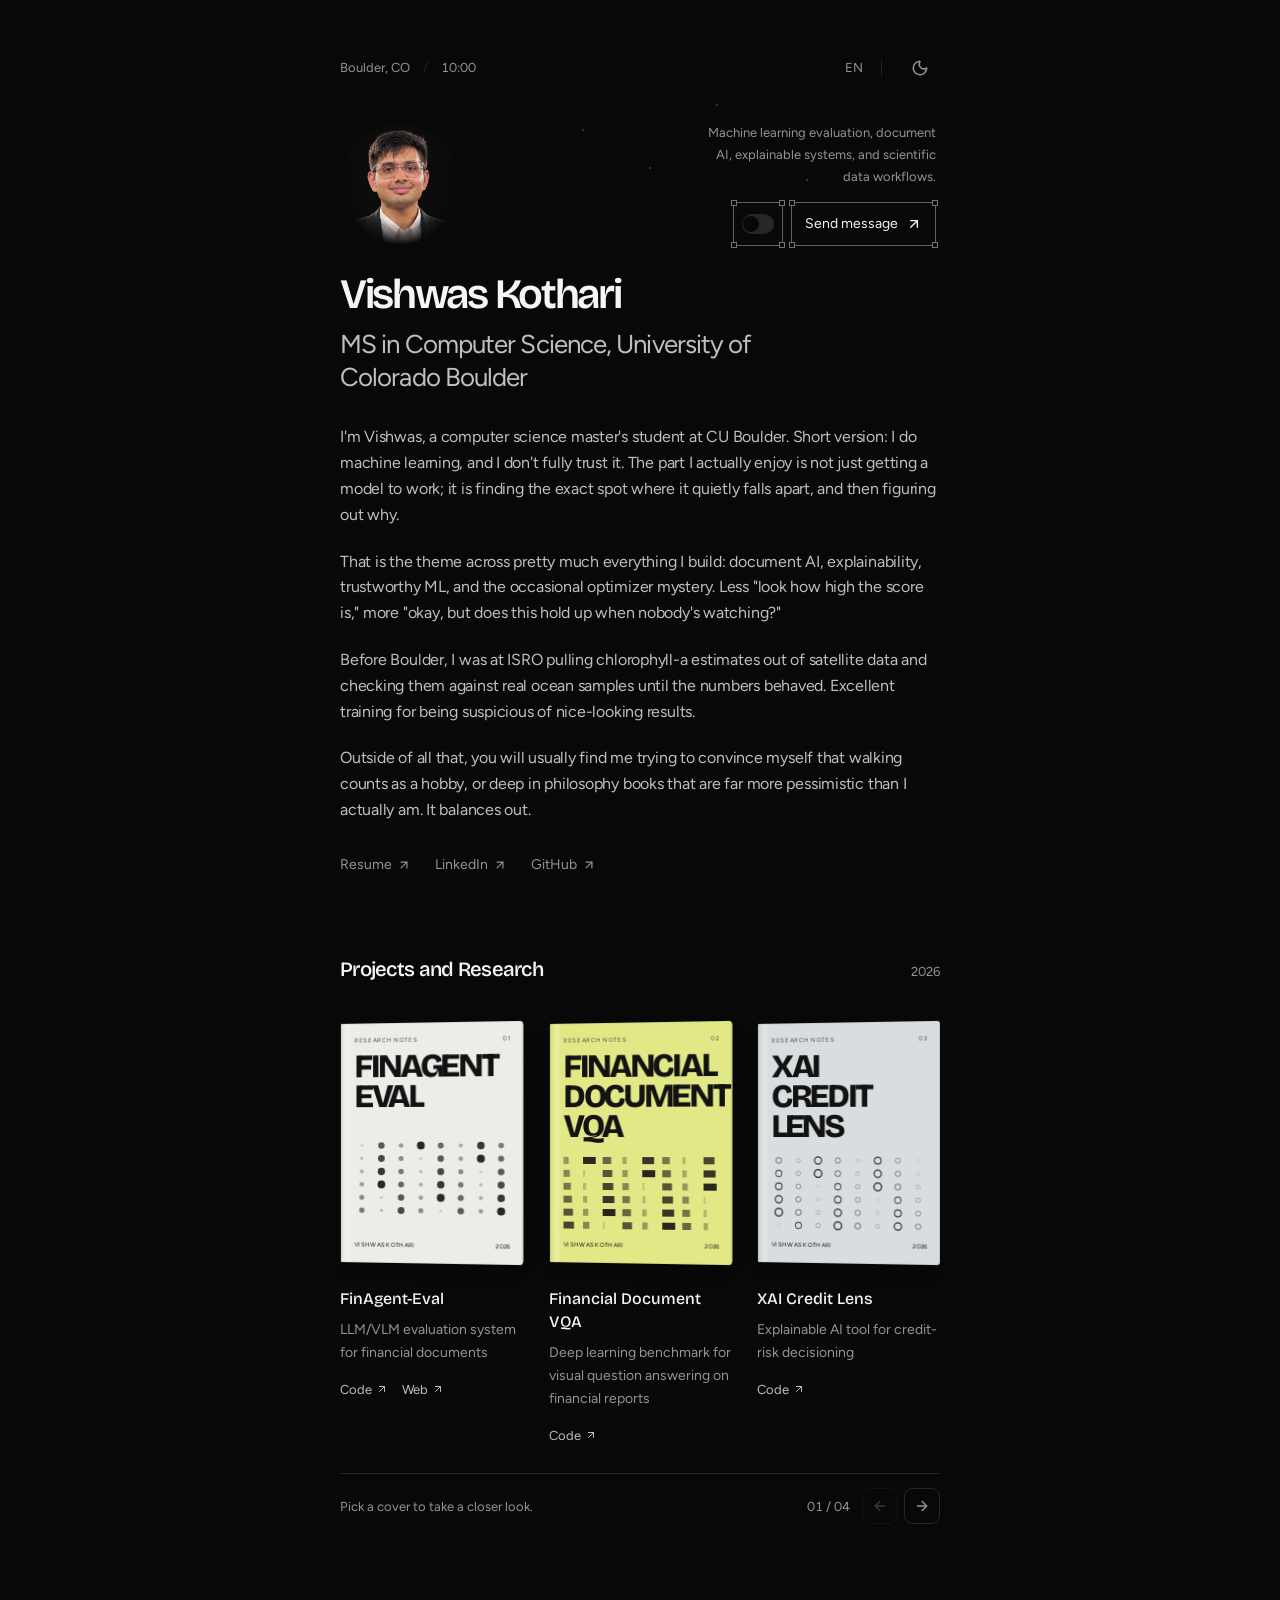
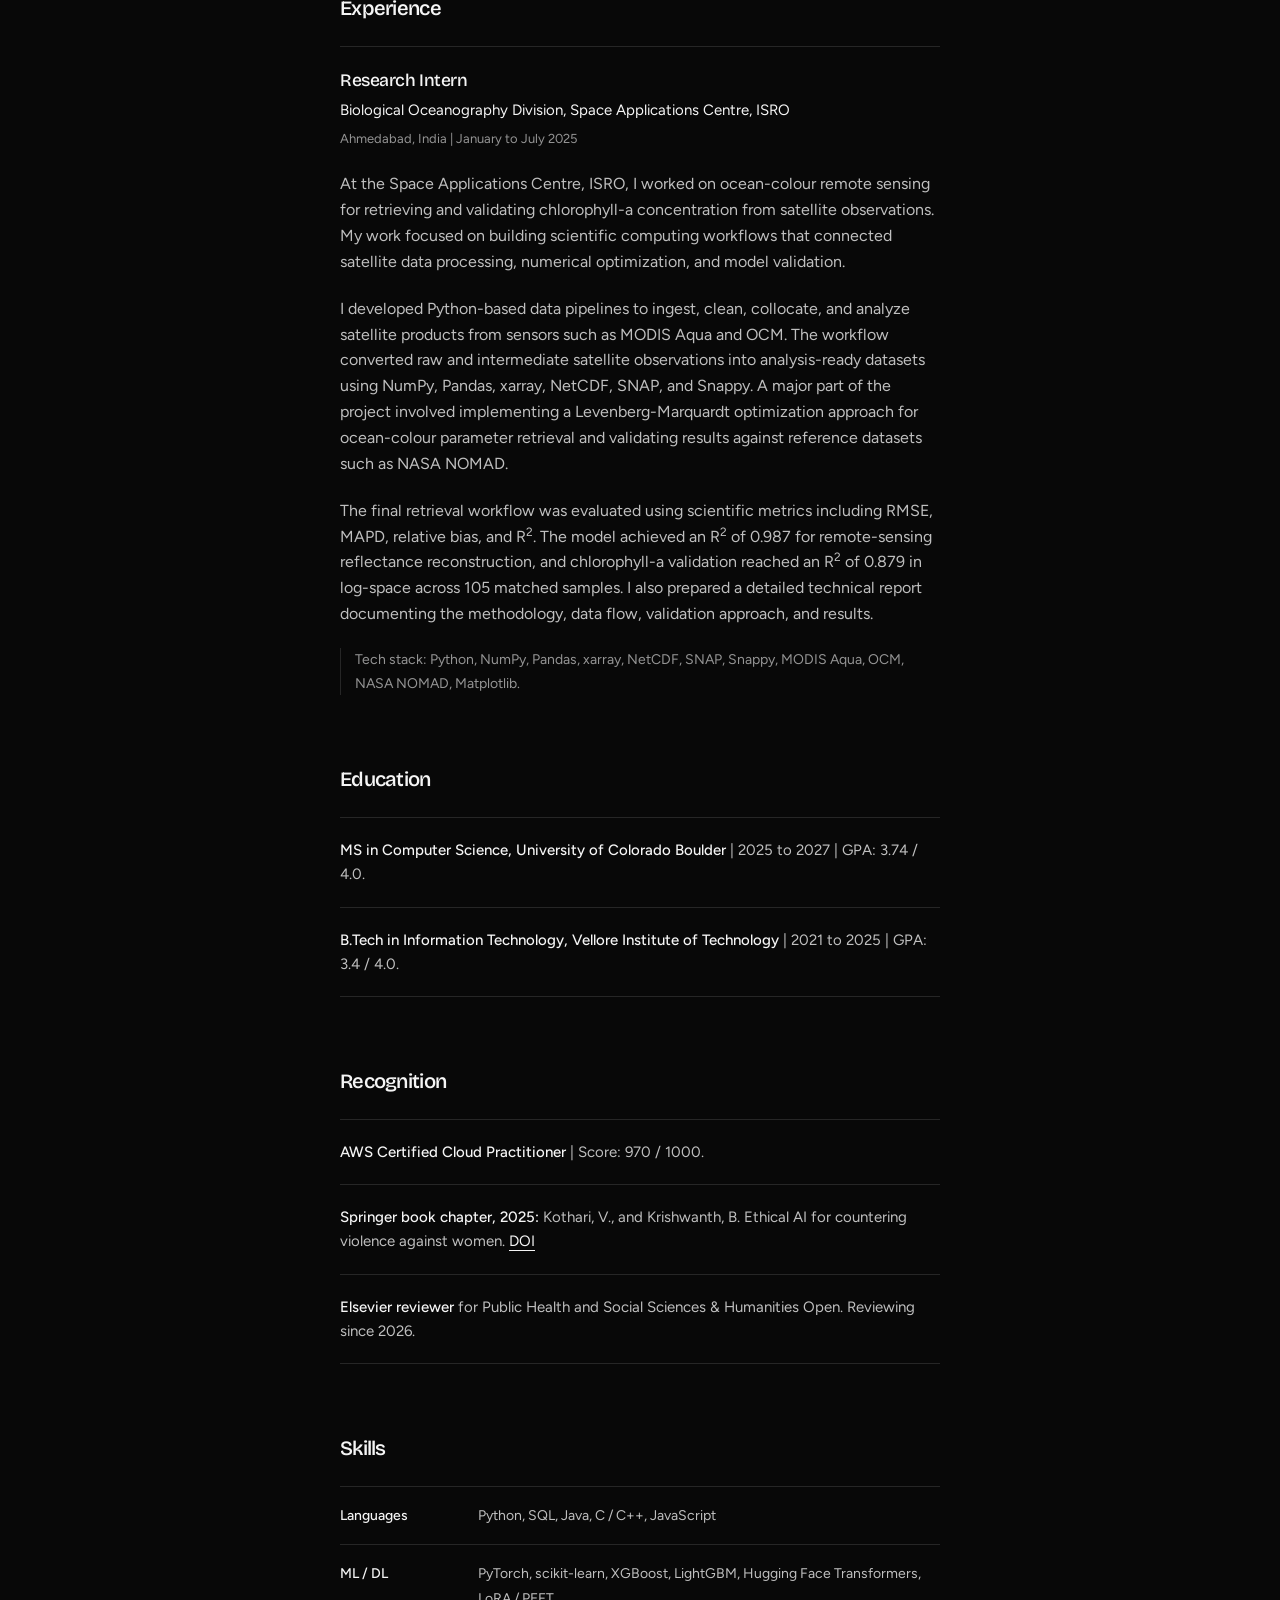
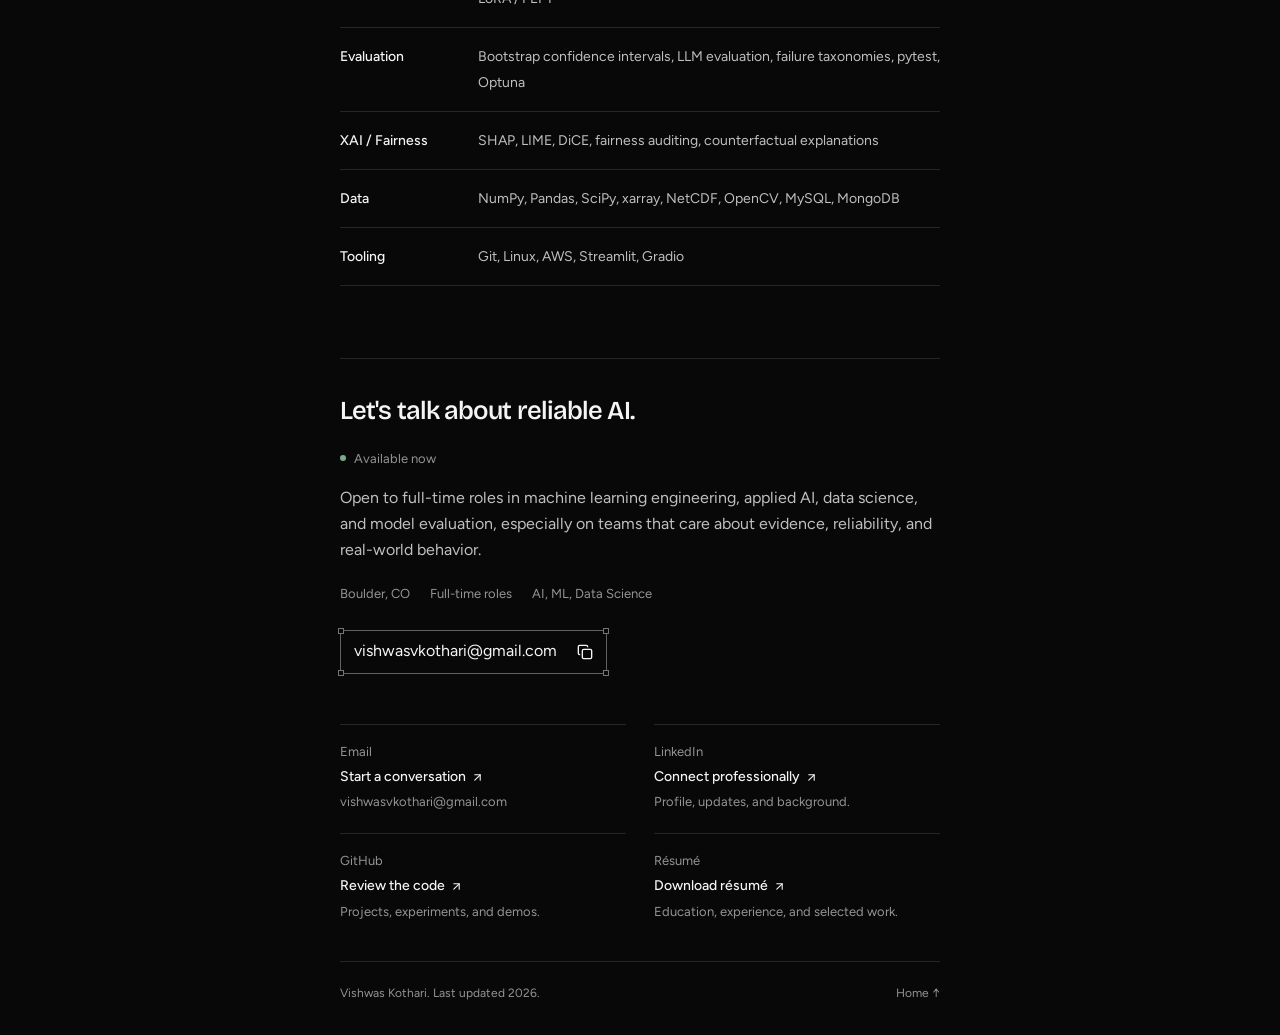
<file: index.html>
<!doctype html>
<html lang="en" data-theme="dark">
  <head>
    <meta charset="utf-8" />
    <meta name="viewport" content="width=device-width,initial-scale=1" />
    <title>Vishwas Kothari: ML Engineer &amp; Researcher</title>
    <meta
      name="description"
      content="Vishwas Kothari. MS Computer Science at CU Boulder. Machine learning, model evaluation, document intelligence, trustworthy AI, and scientific data systems."
    />
    <!-- Social previews for X, LinkedIn, and other platforms -->
    <meta property="og:type" content="website" />
    <meta property="og:url" content="https://vishwas182002.github.io/vishwas-kothari-portfolio/" />
    <meta property="og:title" content="Vishwas Kothari | ML Engineer &amp; Researcher" />
    <meta property="og:description" content="Explore my work in machine learning, trustworthy AI, document intelligence, and data science." />
    <meta property="og:image" content="https://vishwas182002.github.io/vishwas-kothari-portfolio/portrait.jpg" />
    <meta property="og:image:alt" content="Portrait of Vishwas Kothari" />

    <meta name="twitter:card" content="summary" />
    <meta name="twitter:title" content="Vishwas Kothari | ML Engineer &amp; Researcher" />
    <meta name="twitter:description" content="Explore my machine learning, AI, and data science projects." />
    <meta name="twitter:image" content="https://vishwas182002.github.io/vishwas-kothari-portfolio/portrait.jpg" />
    <meta name="twitter:image:alt" content="Portrait of Vishwas Kothari" />
    <meta name="theme-color" content="#080808" />
    <link rel="icon" href="favicon.svg" />
    <script src="theme.js?v=a57bfdd5c724"></script>
    <link rel="stylesheet" href="styles.css?v=65fab81c3093" />
    <script src="app.js?v=531ff5485dea" defer></script>
  </head>
  <body>
    <!-- Generated from source/app/page.tsx. Make lasting edits in source/. -->
    <div id="root">
      <a class="skip-link" href="#main">Skip to content</a>
      <main class="folio" id="main" data-creative="false">
        <div class="column-measure" aria-hidden="true"><span>600 px</span></div>
        <!-- Introduction -->
        <header id="top">
          <div class="masthead">
            <span>
              Boulder, CO
              <span class="slash">/</span>
              <time aria-label="Current time in Boulder">MT</time>
            </span>
            <div class="page-controls">
              <span title="Original English text" lang="en">EN</span>
              <span class="control-divider"></span>
              <button
                class="icon-button theme-button"
                aria-label="Switch to light mode"
                aria-pressed="true"
              >
                <svg
                  xmlns="http://www.w3.org/2000/svg"
                  width="18"
                  height="18"
                  viewBox="0 0 24 24"
                  fill="none"
                  stroke="currentColor"
                  stroke-width="2"
                  stroke-linecap="round"
                  stroke-linejoin="round"
                  class="lucide lucide-moon"
                  aria-hidden="true"
                >
                  <path
                    d="M20.985 12.486a9 9 0 1 1-9.473-9.472c.405-.022.617.46.402.803a6 6 0 0 0 8.268 8.268c.344-.215.825-.004.803.401"
                  ></path>
                </svg>
              </button>
            </div>
          </div>
          <div class="portrait-line">
            <div
              class="portrait"
              role="img"
              aria-label="Portrait of Vishwas Kothari, following the cursor"
            ></div>
            <div class="portrait-side" data-inspect-label="Portrait and actions">
              <div class="starfield" aria-hidden="true">
                <i></i>
                <i></i>
                <i></i>
                <i></i>
                <i></i>
              </div>
              <p>
                Machine learning evaluation, document AI, explainable systems, and scientific data
                workflows.
              </p>
              <div class="hero-actions">
                <span
                  class="selection switch-frame"
                  data-inspect-label="Creative mode"
                  title="Creative mode: research notes"
                >
                  <span
                    data-unchecked=""
                    role="switch"
                    tabindex="0"
                    id="base-ui-_R_2u8i_"
                    aria-checked="false"
                    data-slot="switch"
                    data-size="default"
                    aria-label="Creative mode"
                    class="peer group/switch relative inline-flex shrink-0 items-center rounded-full border border-transparent transition-all outline-none group-has-[:focus-visible]/field-label:border-transparent group-has-[:focus-visible]/field-label:ring-0 after:absolute after:-inset-x-3 after:-inset-y-2 focus-visible:border-ring focus-visible:ring-3 focus-visible:ring-ring/50 aria-invalid:border-destructive aria-invalid:ring-3 aria-invalid:ring-destructive/20 data-[size=default]:h-[18.4px] data-[size=default]:w-[32px] data-[size=sm]:h-[14px] data-[size=sm]:w-[24px] dark:aria-invalid:border-destructive/50 dark:aria-invalid:ring-destructive/40 data-checked:bg-primary data-unchecked:bg-input dark:data-unchecked:bg-input/80 data-disabled:cursor-not-allowed data-disabled:opacity-50 creative-switch"
                  >
                    <span
                      data-unchecked=""
                      data-slot="switch-thumb"
                      class="pointer-events-none block rounded-full bg-background ring-0 transition-transform group-data-[size=default]/switch:size-4 group-data-[size=sm]/switch:size-3 group-data-[size=default]/switch:data-checked:translate-x-[calc(100%-2px)] group-data-[size=sm]/switch:data-checked:translate-x-[calc(100%-2px)] dark:data-checked:bg-primary-foreground group-data-[size=default]/switch:data-unchecked:translate-x-0 group-data-[size=sm]/switch:data-unchecked:translate-x-0 dark:data-unchecked:bg-foreground"
                    ></span>
                  </span>
                  <input
                    id="base-ui-_R_2u8iH1_"
                    style="
                      clip-path: inset(50%);
                      overflow: hidden;
                      white-space: nowrap;
                      border: 0;
                      padding: 0;
                      width: 1px;
                      height: 1px;
                      margin: -1px;
                      position: fixed;
                      top: 0;
                      left: 0;
                    "
                    tabindex="-1"
                    type="checkbox"
                    aria-hidden="true"
                  />
                  <span class="corners" aria-hidden="true">
                    <i></i>
                    <i></i>
                    <i></i>
                    <i></i>
                  </span>
                </span>
                <a class="selection" href="#contact">
                  Send message
                  <svg
                    xmlns="http://www.w3.org/2000/svg"
                    width="16"
                    height="16"
                    viewBox="0 0 24 24"
                    fill="none"
                    stroke="currentColor"
                    stroke-width="2"
                    stroke-linecap="round"
                    stroke-linejoin="round"
                    class="lucide lucide-arrow-up-right"
                    aria-hidden="true"
                  >
                    <path d="M7 7h10v10"></path>
                    <path d="M7 17 17 7"></path>
                  </svg>
                  <span class="corners" aria-hidden="true">
                    <i></i>
                    <i></i>
                    <i></i>
                    <i></i>
                  </span>
                </a>
              </div>
            </div>
            <aside class="margin-note note-left" aria-hidden="true">
              <b>01 / A little eye contact</b>
              <span>
                Eight directions.
                <br />
                A different portrait when the lights go out.
              </span>
              <svg viewBox="0 0 64 48" fill="none">
                <path
                  d="M3 39C8 10 34 6 59 17M49 7Q55 13 59 17Q53 18 48 23"
                  stroke="currentColor"
                  stroke-width="1.6"
                  stroke-linecap="round"
                  stroke-linejoin="round"
                ></path>
              </svg>
            </aside>
          </div>
          <div class="name-block">
            <h1>Vishwas Kothari</h1>
            <p class="role">MS in Computer Science, University of Colorado Boulder</p>
            <aside class="margin-note note-right" aria-hidden="true">
              <b>02 / What keeps me curious</b>
              <span>
                Finding where a model breaks.
                <br />
                Then figuring out why.
              </span>
              <svg viewBox="0 0 64 48" fill="none">
                <path
                  d="M3 39C8 10 34 6 59 17M49 7Q55 13 59 17Q53 18 48 23"
                  stroke="currentColor"
                  stroke-width="1.6"
                  stroke-linecap="round"
                  stroke-linejoin="round"
                ></path>
              </svg>
            </aside>
          </div>
          <div class="intro-copy" id="about" data-inspect-label="Introduction">
            <div class="intro-passage">
              <p class="word-reveal">
                I&apos;m Vishwas, a computer science master&apos;s student at CU Boulder. Short
                version: I do machine learning, and I don&apos;t fully trust it. The part I actually
                enjoy is not just getting a model to work; it is finding the exact spot where it
                quietly falls apart, and then figuring out why.
              </p>
            </div>
            <div class="intro-passage">
              <p class="word-reveal">
                That is the theme across pretty much everything I build: document AI,
                explainability, trustworthy ML, and the occasional optimizer mystery. Less
                &quot;look how high the score is,&quot; more &quot;okay, but does this hold up when
                nobody&apos;s watching?&quot;
              </p>
            </div>
            <div class="intro-passage">
              <p class="word-reveal">
                Before Boulder, I was at ISRO pulling chlorophyll-a estimates out of satellite data
                and checking them against real ocean samples until the numbers behaved. Excellent
                training for being suspicious of nice-looking results.
              </p>
              <aside class="margin-note note-left" aria-hidden="true">
                <b>03 / From oceans to models</b>
                <span>
                  At ISRO, the reference was a real ocean sample.
                  <br />
                  The habit of checking the answer stayed.
                </span>
                <svg viewBox="0 0 64 48" fill="none">
                  <path
                    d="M3 39C8 10 34 6 59 17M49 7Q55 13 59 17Q53 18 48 23"
                    stroke="currentColor"
                    stroke-width="1.6"
                    stroke-linecap="round"
                    stroke-linejoin="round"
                  ></path>
                </svg>
              </aside>
            </div>
            <div class="intro-passage">
              <p class="word-reveal">
                Outside of all that, you will usually find me trying to convince myself that walking
                counts as a hobby, or deep in philosophy books that are far more pessimistic than I
                actually am. It balances out.
              </p>
            </div>
          </div>
          <nav class="intro-links" aria-label="Profile links">
            <a
              href="https://vishwas182002.github.io/vishwas-kothari-portfolio/resume_vk.pdf"
              target="_blank"
              rel="noreferrer"
            >
              Resume
              <svg
                xmlns="http://www.w3.org/2000/svg"
                width="14"
                height="14"
                viewBox="0 0 24 24"
                fill="none"
                stroke="currentColor"
                stroke-width="2"
                stroke-linecap="round"
                stroke-linejoin="round"
                class="lucide lucide-arrow-up-right"
                aria-hidden="true"
              >
                <path d="M7 7h10v10"></path>
                <path d="M7 17 17 7"></path>
              </svg>
            </a>
            <a href="https://linkedin.com/in/vishwas-kothari" target="_blank" rel="noreferrer">
              LinkedIn
              <svg
                xmlns="http://www.w3.org/2000/svg"
                width="14"
                height="14"
                viewBox="0 0 24 24"
                fill="none"
                stroke="currentColor"
                stroke-width="2"
                stroke-linecap="round"
                stroke-linejoin="round"
                class="lucide lucide-arrow-up-right"
                aria-hidden="true"
              >
                <path d="M7 7h10v10"></path>
                <path d="M7 17 17 7"></path>
              </svg>
            </a>
            <a href="https://github.com/vishwas182002" target="_blank" rel="noreferrer">
              GitHub
              <svg
                xmlns="http://www.w3.org/2000/svg"
                width="14"
                height="14"
                viewBox="0 0 24 24"
                fill="none"
                stroke="currentColor"
                stroke-width="2"
                stroke-linecap="round"
                stroke-linejoin="round"
                class="lucide lucide-arrow-up-right"
                aria-hidden="true"
              >
                <path d="M7 7h10v10"></path>
                <path d="M7 17 17 7"></path>
              </svg>
            </a>
          </nav>
        </header>
        <!-- Projects and Research -->
        <section
          class="section research-section"
          id="research"
          aria-labelledby="research-title"
          data-reveal="true"
        >
          <div class="section-heading">
            <h2 id="research-title">Projects and Research</h2>
            <span>2026</span>
          </div>
          <aside class="margin-note note-right" aria-hidden="true">
            <b>04 / A closer look</b>
            <span>Pick up a cover, turn it around, or jump into the project.</span>
            <svg viewBox="0 0 64 48" fill="none">
              <path
                d="M3 39C8 10 34 6 59 17M49 7Q55 13 59 17Q53 18 48 23"
                stroke="currentColor"
                stroke-width="1.6"
                stroke-linecap="round"
                stroke-linejoin="round"
              ></path>
            </svg>
          </aside>
          <div class="book-shelf" aria-label="Research project covers">
            <article class="publication" id="finagent">
              <button
                class="shelf-book"
                aria-label="Preview project: FinAgent-Eval"
                aria-haspopup="dialog"
              >
                <div class="book" style="--cover: #ecede7" aria-hidden="true">
                  <div class="book-face book-front">
                    <div class="cover-top">
                      <span>RESEARCH NOTES</span>
                      <span>01</span>
                    </div>
                    <strong class="cover-title">FINAGENT EVAL</strong>
                    <div class="cover-diagram diagram-0">
                      <i style="--i: 0; --v: 0.15384615384615385"></i>
                      <i style="--i: 1; --v: 0.6923076923076923"></i>
                      <i style="--i: 2; --v: 0.38461538461538464"></i>
                      <i style="--i: 3; --v: 0.9230769230769231"></i>
                      <i style="--i: 4; --v: 0.6153846153846154"></i>
                      <i style="--i: 5; --v: 0.3076923076923077"></i>
                      <i style="--i: 6; --v: 0.8461538461538461"></i>
                      <i style="--i: 7; --v: 0.5384615384615384"></i>
                      <i style="--i: 8; --v: 0.23076923076923078"></i>
                      <i style="--i: 9; --v: 0.7692307692307693"></i>
                      <i style="--i: 10; --v: 0.46153846153846156"></i>
                      <i style="--i: 11; --v: 0.15384615384615385"></i>
                      <i style="--i: 12; --v: 0.6923076923076923"></i>
                      <i style="--i: 13; --v: 0.38461538461538464"></i>
                      <i style="--i: 14; --v: 0.9230769230769231"></i>
                      <i style="--i: 15; --v: 0.6153846153846154"></i>
                      <i style="--i: 16; --v: 0.3076923076923077"></i>
                      <i style="--i: 17; --v: 0.8461538461538461"></i>
                      <i style="--i: 18; --v: 0.5384615384615384"></i>
                      <i style="--i: 19; --v: 0.23076923076923078"></i>
                      <i style="--i: 20; --v: 0.7692307692307693"></i>
                      <i style="--i: 21; --v: 0.46153846153846156"></i>
                      <i style="--i: 22; --v: 0.15384615384615385"></i>
                      <i style="--i: 23; --v: 0.6923076923076923"></i>
                      <i style="--i: 24; --v: 0.38461538461538464"></i>
                      <i style="--i: 25; --v: 0.9230769230769231"></i>
                      <i style="--i: 26; --v: 0.6153846153846154"></i>
                      <i style="--i: 27; --v: 0.3076923076923077"></i>
                      <i style="--i: 28; --v: 0.8461538461538461"></i>
                      <i style="--i: 29; --v: 0.5384615384615384"></i>
                      <i style="--i: 30; --v: 0.23076923076923078"></i>
                      <i style="--i: 31; --v: 0.7692307692307693"></i>
                      <i style="--i: 32; --v: 0.46153846153846156"></i>
                      <i style="--i: 33; --v: 0.15384615384615385"></i>
                      <i style="--i: 34; --v: 0.6923076923076923"></i>
                      <i style="--i: 35; --v: 0.38461538461538464"></i>
                      <i style="--i: 36; --v: 0.9230769230769231"></i>
                      <i style="--i: 37; --v: 0.6153846153846154"></i>
                      <i style="--i: 38; --v: 0.3076923076923077"></i>
                      <i style="--i: 39; --v: 0.8461538461538461"></i>
                      <i style="--i: 40; --v: 0.5384615384615384"></i>
                      <i style="--i: 41; --v: 0.23076923076923078"></i>
                      <i style="--i: 42; --v: 0.7692307692307693"></i>
                      <i style="--i: 43; --v: 0.46153846153846156"></i>
                      <i style="--i: 44; --v: 0.15384615384615385"></i>
                      <i style="--i: 45; --v: 0.6923076923076923"></i>
                      <i style="--i: 46; --v: 0.38461538461538464"></i>
                      <i style="--i: 47; --v: 0.9230769230769231"></i>
                    </div>
                    <div class="cover-footer">
                      <span>VISHWAS KOTHARI</span>
                      <span>2026</span>
                    </div>
                  </div>
                  <div class="book-face book-back">
                    <span class="back-mark">VK.</span>
                    <p>LLM/VLM evaluation system for financial documents</p>
                    <span>
                      MODEL EVALUATION
                      <br />
                      Vishwas Kothari · 2026
                    </span>
                  </div>
                  <div class="book-face book-spine">
                    <span>FinAgent-Eval</span>
                    <span>VK</span>
                  </div>
                  <div class="book-face book-edge"></div>
                  <div class="book-face book-top"></div>
                  <div class="book-face book-bottom"></div>
                </div>
                <span class="preview-tag">
                  Take a closer look
                  <svg
                    xmlns="http://www.w3.org/2000/svg"
                    width="12"
                    height="12"
                    viewBox="0 0 24 24"
                    fill="none"
                    stroke="currentColor"
                    stroke-width="2"
                    stroke-linecap="round"
                    stroke-linejoin="round"
                    class="lucide lucide-arrow-up-right"
                    aria-hidden="true"
                  >
                    <path d="M7 7h10v10"></path>
                    <path d="M7 17 17 7"></path>
                  </svg>
                </span>
              </button>
              <button class="publication-title">FinAgent-Eval</button>
              <p class="publication-subtitle">LLM/VLM evaluation system for financial documents</p>
              <div class="publication-links">
                <a
                  href="https://github.com/vishwas182002/FinAgent-Eval"
                  target="_blank"
                  rel="noreferrer"
                >
                  Code
                  <svg
                    xmlns="http://www.w3.org/2000/svg"
                    width="12"
                    height="12"
                    viewBox="0 0 24 24"
                    fill="none"
                    stroke="currentColor"
                    stroke-width="2"
                    stroke-linecap="round"
                    stroke-linejoin="round"
                    class="lucide lucide-arrow-up-right"
                    aria-hidden="true"
                  >
                    <path d="M7 7h10v10"></path>
                    <path d="M7 17 17 7"></path>
                  </svg>
                </a>
                <a href="https://finagent-eval.streamlit.app" target="_blank" rel="noreferrer">
                  Web
                  <svg
                    xmlns="http://www.w3.org/2000/svg"
                    width="12"
                    height="12"
                    viewBox="0 0 24 24"
                    fill="none"
                    stroke="currentColor"
                    stroke-width="2"
                    stroke-linecap="round"
                    stroke-linejoin="round"
                    class="lucide lucide-arrow-up-right"
                    aria-hidden="true"
                  >
                    <path d="M7 7h10v10"></path>
                    <path d="M7 17 17 7"></path>
                  </svg>
                </a>
              </div>
            </article>
            <article class="publication" id="financial-vqa">
              <button
                class="shelf-book"
                aria-label="Preview project: Financial Document VQA"
                aria-haspopup="dialog"
              >
                <div class="book" style="--cover: #e3e887" aria-hidden="true">
                  <div class="book-face book-front">
                    <div class="cover-top">
                      <span>RESEARCH NOTES</span>
                      <span>02</span>
                    </div>
                    <strong class="cover-title">FINANCIAL DOCUMENT VQA</strong>
                    <div class="cover-diagram diagram-1">
                      <i style="--i: 0; --v: 0.38461538461538464"></i>
                      <i style="--i: 1; --v: 0.9230769230769231"></i>
                      <i style="--i: 2; --v: 0.6153846153846154"></i>
                      <i style="--i: 3; --v: 0.3076923076923077"></i>
                      <i style="--i: 4; --v: 0.8461538461538461"></i>
                      <i style="--i: 5; --v: 0.5384615384615384"></i>
                      <i style="--i: 6; --v: 0.23076923076923078"></i>
                      <i style="--i: 7; --v: 0.7692307692307693"></i>
                      <i style="--i: 8; --v: 0.46153846153846156"></i>
                      <i style="--i: 9; --v: 0.15384615384615385"></i>
                      <i style="--i: 10; --v: 0.6923076923076923"></i>
                      <i style="--i: 11; --v: 0.38461538461538464"></i>
                      <i style="--i: 12; --v: 0.9230769230769231"></i>
                      <i style="--i: 13; --v: 0.6153846153846154"></i>
                      <i style="--i: 14; --v: 0.3076923076923077"></i>
                      <i style="--i: 15; --v: 0.8461538461538461"></i>
                      <i style="--i: 16; --v: 0.5384615384615384"></i>
                      <i style="--i: 17; --v: 0.23076923076923078"></i>
                      <i style="--i: 18; --v: 0.7692307692307693"></i>
                      <i style="--i: 19; --v: 0.46153846153846156"></i>
                      <i style="--i: 20; --v: 0.15384615384615385"></i>
                      <i style="--i: 21; --v: 0.6923076923076923"></i>
                      <i style="--i: 22; --v: 0.38461538461538464"></i>
                      <i style="--i: 23; --v: 0.9230769230769231"></i>
                      <i style="--i: 24; --v: 0.6153846153846154"></i>
                      <i style="--i: 25; --v: 0.3076923076923077"></i>
                      <i style="--i: 26; --v: 0.8461538461538461"></i>
                      <i style="--i: 27; --v: 0.5384615384615384"></i>
                      <i style="--i: 28; --v: 0.23076923076923078"></i>
                      <i style="--i: 29; --v: 0.7692307692307693"></i>
                      <i style="--i: 30; --v: 0.46153846153846156"></i>
                      <i style="--i: 31; --v: 0.15384615384615385"></i>
                      <i style="--i: 32; --v: 0.6923076923076923"></i>
                      <i style="--i: 33; --v: 0.38461538461538464"></i>
                      <i style="--i: 34; --v: 0.9230769230769231"></i>
                      <i style="--i: 35; --v: 0.6153846153846154"></i>
                      <i style="--i: 36; --v: 0.3076923076923077"></i>
                      <i style="--i: 37; --v: 0.8461538461538461"></i>
                      <i style="--i: 38; --v: 0.5384615384615384"></i>
                      <i style="--i: 39; --v: 0.23076923076923078"></i>
                      <i style="--i: 40; --v: 0.7692307692307693"></i>
                      <i style="--i: 41; --v: 0.46153846153846156"></i>
                      <i style="--i: 42; --v: 0.15384615384615385"></i>
                      <i style="--i: 43; --v: 0.6923076923076923"></i>
                      <i style="--i: 44; --v: 0.38461538461538464"></i>
                      <i style="--i: 45; --v: 0.9230769230769231"></i>
                      <i style="--i: 46; --v: 0.6153846153846154"></i>
                      <i style="--i: 47; --v: 0.3076923076923077"></i>
                    </div>
                    <div class="cover-footer">
                      <span>VISHWAS KOTHARI</span>
                      <span>2026</span>
                    </div>
                  </div>
                  <div class="book-face book-back">
                    <span class="back-mark">VK.</span>
                    <p>
                      Deep learning benchmark for visual question answering on financial reports
                    </p>
                    <span>
                      DOCUMENT INTELLIGENCE
                      <br />
                      Vishwas Kothari · 2026
                    </span>
                  </div>
                  <div class="book-face book-spine">
                    <span>Financial Document VQA</span>
                    <span>VK</span>
                  </div>
                  <div class="book-face book-edge"></div>
                  <div class="book-face book-top"></div>
                  <div class="book-face book-bottom"></div>
                </div>
                <span class="preview-tag">
                  Take a closer look
                  <svg
                    xmlns="http://www.w3.org/2000/svg"
                    width="12"
                    height="12"
                    viewBox="0 0 24 24"
                    fill="none"
                    stroke="currentColor"
                    stroke-width="2"
                    stroke-linecap="round"
                    stroke-linejoin="round"
                    class="lucide lucide-arrow-up-right"
                    aria-hidden="true"
                  >
                    <path d="M7 7h10v10"></path>
                    <path d="M7 17 17 7"></path>
                  </svg>
                </span>
              </button>
              <button class="publication-title">Financial Document VQA</button>
              <p class="publication-subtitle">
                Deep learning benchmark for visual question answering on financial reports
              </p>
              <div class="publication-links">
                <a
                  href="https://github.com/vishwas182002/financial-document-vqa"
                  target="_blank"
                  rel="noreferrer"
                >
                  Code
                  <svg
                    xmlns="http://www.w3.org/2000/svg"
                    width="12"
                    height="12"
                    viewBox="0 0 24 24"
                    fill="none"
                    stroke="currentColor"
                    stroke-width="2"
                    stroke-linecap="round"
                    stroke-linejoin="round"
                    class="lucide lucide-arrow-up-right"
                    aria-hidden="true"
                  >
                    <path d="M7 7h10v10"></path>
                    <path d="M7 17 17 7"></path>
                  </svg>
                </a>
              </div>
            </article>
            <article class="publication" id="credit-lens">
              <button
                class="shelf-book"
                aria-label="Preview project: XAI Credit Lens"
                aria-haspopup="dialog"
              >
                <div class="book" style="--cover: #d8dedf" aria-hidden="true">
                  <div class="book-face book-front">
                    <div class="cover-top">
                      <span>RESEARCH NOTES</span>
                      <span>03</span>
                    </div>
                    <strong class="cover-title">XAI CREDIT LENS</strong>
                    <div class="cover-diagram diagram-2">
                      <i style="--i: 0; --v: 0.6153846153846154"></i>
                      <i style="--i: 1; --v: 0.3076923076923077"></i>
                      <i style="--i: 2; --v: 0.8461538461538461"></i>
                      <i style="--i: 3; --v: 0.5384615384615384"></i>
                      <i style="--i: 4; --v: 0.23076923076923078"></i>
                      <i style="--i: 5; --v: 0.7692307692307693"></i>
                      <i style="--i: 6; --v: 0.46153846153846156"></i>
                      <i style="--i: 7; --v: 0.15384615384615385"></i>
                      <i style="--i: 8; --v: 0.6923076923076923"></i>
                      <i style="--i: 9; --v: 0.38461538461538464"></i>
                      <i style="--i: 10; --v: 0.9230769230769231"></i>
                      <i style="--i: 11; --v: 0.6153846153846154"></i>
                      <i style="--i: 12; --v: 0.3076923076923077"></i>
                      <i style="--i: 13; --v: 0.8461538461538461"></i>
                      <i style="--i: 14; --v: 0.5384615384615384"></i>
                      <i style="--i: 15; --v: 0.23076923076923078"></i>
                      <i style="--i: 16; --v: 0.7692307692307693"></i>
                      <i style="--i: 17; --v: 0.46153846153846156"></i>
                      <i style="--i: 18; --v: 0.15384615384615385"></i>
                      <i style="--i: 19; --v: 0.6923076923076923"></i>
                      <i style="--i: 20; --v: 0.38461538461538464"></i>
                      <i style="--i: 21; --v: 0.9230769230769231"></i>
                      <i style="--i: 22; --v: 0.6153846153846154"></i>
                      <i style="--i: 23; --v: 0.3076923076923077"></i>
                      <i style="--i: 24; --v: 0.8461538461538461"></i>
                      <i style="--i: 25; --v: 0.5384615384615384"></i>
                      <i style="--i: 26; --v: 0.23076923076923078"></i>
                      <i style="--i: 27; --v: 0.7692307692307693"></i>
                      <i style="--i: 28; --v: 0.46153846153846156"></i>
                      <i style="--i: 29; --v: 0.15384615384615385"></i>
                      <i style="--i: 30; --v: 0.6923076923076923"></i>
                      <i style="--i: 31; --v: 0.38461538461538464"></i>
                      <i style="--i: 32; --v: 0.9230769230769231"></i>
                      <i style="--i: 33; --v: 0.6153846153846154"></i>
                      <i style="--i: 34; --v: 0.3076923076923077"></i>
                      <i style="--i: 35; --v: 0.8461538461538461"></i>
                      <i style="--i: 36; --v: 0.5384615384615384"></i>
                      <i style="--i: 37; --v: 0.23076923076923078"></i>
                      <i style="--i: 38; --v: 0.7692307692307693"></i>
                      <i style="--i: 39; --v: 0.46153846153846156"></i>
                      <i style="--i: 40; --v: 0.15384615384615385"></i>
                      <i style="--i: 41; --v: 0.6923076923076923"></i>
                      <i style="--i: 42; --v: 0.38461538461538464"></i>
                      <i style="--i: 43; --v: 0.9230769230769231"></i>
                      <i style="--i: 44; --v: 0.6153846153846154"></i>
                      <i style="--i: 45; --v: 0.3076923076923077"></i>
                      <i style="--i: 46; --v: 0.8461538461538461"></i>
                      <i style="--i: 47; --v: 0.5384615384615384"></i>
                    </div>
                    <div class="cover-footer">
                      <span>VISHWAS KOTHARI</span>
                      <span>2026</span>
                    </div>
                  </div>
                  <div class="book-face book-back">
                    <span class="back-mark">VK.</span>
                    <p>Explainable AI tool for credit-risk decisioning</p>
                    <span>
                      EXPLAINABLE AI
                      <br />
                      Vishwas Kothari · 2026
                    </span>
                  </div>
                  <div class="book-face book-spine">
                    <span>XAI Credit Lens</span>
                    <span>VK</span>
                  </div>
                  <div class="book-face book-edge"></div>
                  <div class="book-face book-top"></div>
                  <div class="book-face book-bottom"></div>
                </div>
                <span class="preview-tag">
                  Take a closer look
                  <svg
                    xmlns="http://www.w3.org/2000/svg"
                    width="12"
                    height="12"
                    viewBox="0 0 24 24"
                    fill="none"
                    stroke="currentColor"
                    stroke-width="2"
                    stroke-linecap="round"
                    stroke-linejoin="round"
                    class="lucide lucide-arrow-up-right"
                    aria-hidden="true"
                  >
                    <path d="M7 7h10v10"></path>
                    <path d="M7 17 17 7"></path>
                  </svg>
                </span>
              </button>
              <button class="publication-title">XAI Credit Lens</button>
              <p class="publication-subtitle">Explainable AI tool for credit-risk decisioning</p>
              <div class="publication-links">
                <a
                  href="https://github.com/vishwas182002/xai-credit-lens"
                  target="_blank"
                  rel="noreferrer"
                >
                  Code
                  <svg
                    xmlns="http://www.w3.org/2000/svg"
                    width="12"
                    height="12"
                    viewBox="0 0 24 24"
                    fill="none"
                    stroke="currentColor"
                    stroke-width="2"
                    stroke-linecap="round"
                    stroke-linejoin="round"
                    class="lucide lucide-arrow-up-right"
                    aria-hidden="true"
                  >
                    <path d="M7 7h10v10"></path>
                    <path d="M7 17 17 7"></path>
                  </svg>
                </a>
              </div>
            </article>
            <article class="publication" id="optimizer-bias">
              <button
                class="shelf-book"
                aria-label="Preview project: Implicit Bias in Adam vs. SGD"
                aria-haspopup="dialog"
              >
                <div class="book" style="--cover: #c5c6f1" aria-hidden="true">
                  <div class="book-face book-front">
                    <div class="cover-top">
                      <span>RESEARCH NOTES</span>
                      <span>04</span>
                    </div>
                    <strong class="cover-title">ADAM VS. SGD</strong>
                    <div class="cover-diagram diagram-3">
                      <i style="--i: 0; --v: 0.8461538461538461"></i>
                      <i style="--i: 1; --v: 0.5384615384615384"></i>
                      <i style="--i: 2; --v: 0.23076923076923078"></i>
                      <i style="--i: 3; --v: 0.7692307692307693"></i>
                      <i style="--i: 4; --v: 0.46153846153846156"></i>
                      <i style="--i: 5; --v: 0.15384615384615385"></i>
                      <i style="--i: 6; --v: 0.6923076923076923"></i>
                      <i style="--i: 7; --v: 0.38461538461538464"></i>
                      <i style="--i: 8; --v: 0.9230769230769231"></i>
                      <i style="--i: 9; --v: 0.6153846153846154"></i>
                      <i style="--i: 10; --v: 0.3076923076923077"></i>
                      <i style="--i: 11; --v: 0.8461538461538461"></i>
                      <i style="--i: 12; --v: 0.5384615384615384"></i>
                      <i style="--i: 13; --v: 0.23076923076923078"></i>
                      <i style="--i: 14; --v: 0.7692307692307693"></i>
                      <i style="--i: 15; --v: 0.46153846153846156"></i>
                      <i style="--i: 16; --v: 0.15384615384615385"></i>
                      <i style="--i: 17; --v: 0.6923076923076923"></i>
                      <i style="--i: 18; --v: 0.38461538461538464"></i>
                      <i style="--i: 19; --v: 0.9230769230769231"></i>
                      <i style="--i: 20; --v: 0.6153846153846154"></i>
                      <i style="--i: 21; --v: 0.3076923076923077"></i>
                      <i style="--i: 22; --v: 0.8461538461538461"></i>
                      <i style="--i: 23; --v: 0.5384615384615384"></i>
                      <i style="--i: 24; --v: 0.23076923076923078"></i>
                      <i style="--i: 25; --v: 0.7692307692307693"></i>
                      <i style="--i: 26; --v: 0.46153846153846156"></i>
                      <i style="--i: 27; --v: 0.15384615384615385"></i>
                      <i style="--i: 28; --v: 0.6923076923076923"></i>
                      <i style="--i: 29; --v: 0.38461538461538464"></i>
                      <i style="--i: 30; --v: 0.9230769230769231"></i>
                      <i style="--i: 31; --v: 0.6153846153846154"></i>
                      <i style="--i: 32; --v: 0.3076923076923077"></i>
                      <i style="--i: 33; --v: 0.8461538461538461"></i>
                      <i style="--i: 34; --v: 0.5384615384615384"></i>
                      <i style="--i: 35; --v: 0.23076923076923078"></i>
                      <i style="--i: 36; --v: 0.7692307692307693"></i>
                      <i style="--i: 37; --v: 0.46153846153846156"></i>
                      <i style="--i: 38; --v: 0.15384615384615385"></i>
                      <i style="--i: 39; --v: 0.6923076923076923"></i>
                      <i style="--i: 40; --v: 0.38461538461538464"></i>
                      <i style="--i: 41; --v: 0.9230769230769231"></i>
                      <i style="--i: 42; --v: 0.6153846153846154"></i>
                      <i style="--i: 43; --v: 0.3076923076923077"></i>
                      <i style="--i: 44; --v: 0.8461538461538461"></i>
                      <i style="--i: 45; --v: 0.5384615384615384"></i>
                      <i style="--i: 46; --v: 0.23076923076923078"></i>
                      <i style="--i: 47; --v: 0.7692307692307693"></i>
                    </div>
                    <div class="cover-footer">
                      <span>VISHWAS KOTHARI</span>
                      <span>2026</span>
                    </div>
                  </div>
                  <div class="book-face book-back">
                    <span class="back-mark">VK.</span>
                    <p>Research project on optimizer behavior and model generalization</p>
                    <span>
                      OPTIMIZATION
                      <br />
                      Vishwas Kothari · 2026
                    </span>
                  </div>
                  <div class="book-face book-spine">
                    <span>Implicit Bias in Adam vs. SGD</span>
                    <span>VK</span>
                  </div>
                  <div class="book-face book-edge"></div>
                  <div class="book-face book-top"></div>
                  <div class="book-face book-bottom"></div>
                </div>
                <span class="preview-tag">
                  Take a closer look
                  <svg
                    xmlns="http://www.w3.org/2000/svg"
                    width="12"
                    height="12"
                    viewBox="0 0 24 24"
                    fill="none"
                    stroke="currentColor"
                    stroke-width="2"
                    stroke-linecap="round"
                    stroke-linejoin="round"
                    class="lucide lucide-arrow-up-right"
                    aria-hidden="true"
                  >
                    <path d="M7 7h10v10"></path>
                    <path d="M7 17 17 7"></path>
                  </svg>
                </span>
              </button>
              <button class="publication-title">Implicit Bias in Adam vs. SGD</button>
              <p class="publication-subtitle">
                Research project on optimizer behavior and model generalization
              </p>
              <div class="publication-links">
                <a
                  href="https://github.com/vishwas182002/implicit-bias-adam-sgd"
                  target="_blank"
                  rel="noreferrer"
                >
                  Code
                  <svg
                    xmlns="http://www.w3.org/2000/svg"
                    width="12"
                    height="12"
                    viewBox="0 0 24 24"
                    fill="none"
                    stroke="currentColor"
                    stroke-width="2"
                    stroke-linecap="round"
                    stroke-linejoin="round"
                    class="lucide lucide-arrow-up-right"
                    aria-hidden="true"
                  >
                    <path d="M7 7h10v10"></path>
                    <path d="M7 17 17 7"></path>
                  </svg>
                </a>
              </div>
            </article>
          </div>
          <div class="shelf-toolbar">
            <span>Pick a cover to take a closer look.</span>
            <div>
              <span class="shelf-count">01 / 04</span>
              <button class="icon-button" aria-label="Previous projects" disabled="">
                <svg
                  xmlns="http://www.w3.org/2000/svg"
                  width="16"
                  height="16"
                  viewBox="0 0 24 24"
                  fill="none"
                  stroke="currentColor"
                  stroke-width="2"
                  stroke-linecap="round"
                  stroke-linejoin="round"
                  class="lucide lucide-arrow-left"
                  aria-hidden="true"
                >
                  <path d="m12 19-7-7 7-7"></path>
                  <path d="M19 12H5"></path>
                </svg>
              </button>
              <button class="icon-button" aria-label="Next projects">
                <svg
                  xmlns="http://www.w3.org/2000/svg"
                  width="16"
                  height="16"
                  viewBox="0 0 24 24"
                  fill="none"
                  stroke="currentColor"
                  stroke-width="2"
                  stroke-linecap="round"
                  stroke-linejoin="round"
                  class="lucide lucide-arrow-right"
                  aria-hidden="true"
                >
                  <path d="M5 12h14"></path>
                  <path d="m12 5 7 7-7 7"></path>
                </svg>
              </button>
            </div>
          </div>
        </section>
        <!-- Experience -->
        <section class="section original-section" id="experience" data-reveal="true">
          <h2>Experience</h2>
          <aside class="margin-note note-left" aria-hidden="true">
            <b>05 / Where the skepticism started</b>
            <span>
              Real satellite data. Numerical optimization. Results checked against the ocean.
            </span>
            <svg viewBox="0 0 64 48" fill="none">
              <path
                d="M3 39C8 10 34 6 59 17M49 7Q55 13 59 17Q53 18 48 23"
                stroke="currentColor"
                stroke-width="1.6"
                stroke-linecap="round"
                stroke-linejoin="round"
              ></path>
            </svg>
          </aside>
          <div class="original-content">
            <article class="work-item experience-item">
              <div class="work-heading experience-heading">
                <div>
                  <h3>Research Intern</h3>
                  <p class="project-subtitle">
                    Biological Oceanography Division, Space Applications Centre, ISRO
                  </p>
                  <p class="experience-meta">Ahmedabad, India | January to July 2025</p>
                </div>
              </div>
              <div class="work-copy">
                <p>
                  At the Space Applications Centre, ISRO, I worked on ocean-colour remote sensing
                  for retrieving and validating chlorophyll-a concentration from satellite
                  observations. My work focused on building scientific computing workflows that
                  connected satellite data processing, numerical optimization, and model validation.
                </p>
                <p>
                  I developed Python-based data pipelines to ingest, clean, collocate, and analyze
                  satellite products from sensors such as MODIS Aqua and OCM. The workflow converted
                  raw and intermediate satellite observations into analysis-ready datasets using
                  NumPy, Pandas, xarray, NetCDF, SNAP, and Snappy. A major part of the project
                  involved implementing a Levenberg-Marquardt optimization approach for ocean-colour
                  parameter retrieval and validating results against reference datasets such as NASA
                  NOMAD.
                </p>
                <p>
                  The final retrieval workflow was evaluated using scientific metrics including
                  RMSE, MAPD, relative bias, and R
                  <sup>2</sup>
                  . The model achieved an R
                  <sup>2</sup>
                  of 0.987 for remote-sensing reflectance reconstruction, and chlorophyll-a
                  validation reached an R
                  <sup>2</sup>
                  of 0.879 in log-space across 105 matched samples. I also prepared a detailed
                  technical report documenting the methodology, data flow, validation approach, and
                  results.
                </p>
                <p class="tech-stack">
                  Tech stack: Python, NumPy, Pandas, xarray, NetCDF, SNAP, Snappy, MODIS Aqua, OCM,
                  NASA NOMAD, Matplotlib.
                </p>
              </div>
            </article>
          </div>
        </section>
        <!-- Education -->
        <section class="section original-section" id="education" data-reveal="true">
          <h2>Education</h2>
          <aside class="margin-note note-right" aria-hidden="true">
            <b>06 / Still asking questions</b>
            <span>From VIT to Boulder. More to learn, more assumptions to question.</span>
            <svg viewBox="0 0 64 48" fill="none">
              <path
                d="M3 39C8 10 34 6 59 17M49 7Q55 13 59 17Q53 18 48 23"
                stroke="currentColor"
                stroke-width="1.6"
                stroke-linecap="round"
                stroke-linejoin="round"
              ></path>
            </svg>
          </aside>
          <div class="original-content">
            <ul class="plain-list">
              <li>
                <strong>MS in Computer Science, University of Colorado Boulder</strong>
                | 2025 to 2027 | GPA: 3.74 / 4.0.
              </li>
              <li>
                <strong>B.Tech in Information Technology, Vellore Institute of Technology</strong>
                | 2021 to 2025 | GPA: 3.4 / 4.0.
              </li>
            </ul>
          </div>
        </section>
        <!-- Recognition -->
        <section class="section original-section" id="recognition" data-reveal="true">
          <h2>Recognition</h2>
          <aside class="margin-note note-left" aria-hidden="true">
            <b>07 / Beyond the experiments</b>
            <span>
              Writing, reviewing, and thinking about the responsibility that comes with AI.
            </span>
            <svg viewBox="0 0 64 48" fill="none">
              <path
                d="M3 39C8 10 34 6 59 17M49 7Q55 13 59 17Q53 18 48 23"
                stroke="currentColor"
                stroke-width="1.6"
                stroke-linecap="round"
                stroke-linejoin="round"
              ></path>
            </svg>
          </aside>
          <div class="original-content">
            <ul class="plain-list">
              <li>
                <strong>AWS Certified Cloud Practitioner</strong>
                | Score: 970 / 1000.
              </li>
              <li>
                <strong>Springer book chapter, 2025:</strong>
                Kothari, V., and Krishwanth, B. Ethical AI for countering violence against women.
                <a
                  href="https://doi.org/10.1007/978-981-96-6046-9_26"
                  target="_blank"
                  rel="noreferrer"
                >
                  DOI
                </a>
              </li>
              <li>
                <strong>Elsevier reviewer</strong>
                for Public Health and Social Sciences &amp; Humanities Open. Reviewing since 2026.
              </li>
            </ul>
          </div>
        </section>
        <!-- Skills -->
        <section class="section original-section" id="skills" data-reveal="true">
          <h2>Skills</h2>
          <aside class="margin-note note-right" aria-hidden="true">
            <b>08 / Tools with a purpose</b>
            <span>
              From messy data to model behavior and the tools to understand what happened in
              between.
            </span>
            <svg viewBox="0 0 64 48" fill="none">
              <path
                d="M3 39C8 10 34 6 59 17M49 7Q55 13 59 17Q53 18 48 23"
                stroke="currentColor"
                stroke-width="1.6"
                stroke-linecap="round"
                stroke-linejoin="round"
              ></path>
            </svg>
          </aside>
          <div class="original-content">
            <ul class="skills-list">
              <li>
                <strong>Languages</strong>
                <span>Python, SQL, Java, C / C++, JavaScript</span>
              </li>
              <li>
                <strong>ML / DL</strong>
                <span>
                  PyTorch, scikit-learn, XGBoost, LightGBM, Hugging Face Transformers, LoRA / PEFT
                </span>
              </li>
              <li>
                <strong>Evaluation</strong>
                <span>
                  Bootstrap confidence intervals, LLM evaluation, failure taxonomies, pytest, Optuna
                </span>
              </li>
              <li>
                <strong>XAI / Fairness</strong>
                <span>SHAP, LIME, DiCE, fairness auditing, counterfactual explanations</span>
              </li>
              <li>
                <strong>Data</strong>
                <span>NumPy, Pandas, SciPy, xarray, NetCDF, OpenCV, MySQL, MongoDB</span>
              </li>
              <li>
                <strong>Tooling</strong>
                <span>Git, Linux, AWS, Streamlit, Gradio</span>
              </li>
            </ul>
          </div>
        </section>
        <!-- Contact and email -->
        <section class="section contact-section" id="contact" tabindex="-1" data-reveal="true">
          <h2>Let&#x27;s talk about reliable AI.</h2>
          <p class="contact-kicker">
            <i></i>
            Available now
          </p>
          <p class="contact-prose">
            Open to full-time roles in machine learning engineering, applied AI, data science, and
            model evaluation, especially on teams that care about evidence, reliability, and
            real-world behavior.
          </p>
          <div class="availability">
            <span>Boulder, CO</span>
            <span>Full-time roles</span>
            <span>AI, ML, Data Science</span>
          </div>
          <div class="email-anchor">
            <aside class="margin-note note-left" aria-hidden="true">
              <b>09 / It starts here</b>
              <span>A good product starts with a conversation.</span>
              <svg viewBox="0 0 64 48" fill="none">
                <path
                  d="M3 39C8 10 34 6 59 17M49 7Q55 13 59 17Q53 18 48 23"
                  stroke="currentColor"
                  stroke-width="1.6"
                  stroke-linecap="round"
                  stroke-linejoin="round"
                ></path>
              </svg>
            </aside>
            <button
              class="selection email-button"
              aria-label="Copy email address: vishwasvkothari@gmail.com"
            >
              vishwasvkothari@gmail.com
              <svg
                xmlns="http://www.w3.org/2000/svg"
                width="16"
                height="16"
                viewBox="0 0 24 24"
                fill="none"
                stroke="currentColor"
                stroke-width="2"
                stroke-linecap="round"
                stroke-linejoin="round"
                class="lucide lucide-copy"
                aria-hidden="true"
              >
                <rect width="14" height="14" x="8" y="8" rx="2" ry="2"></rect>
                <path d="M4 16c-1.1 0-2-.9-2-2V4c0-1.1.9-2 2-2h10c1.1 0 2 .9 2 2"></path>
              </svg>
              <span class="corners" aria-hidden="true">
                <i></i>
                <i></i>
                <i></i>
                <i></i>
              </span>
            </button>
            <p class="copy-status" role="status"></p>
          </div>
          <div class="contact-links">
            <a href="mailto:vishwasvkothari@gmail.com">
              <span>Email</span>
              <strong>
                Start a conversation
                <svg
                  xmlns="http://www.w3.org/2000/svg"
                  width="13"
                  height="13"
                  viewBox="0 0 24 24"
                  fill="none"
                  stroke="currentColor"
                  stroke-width="2"
                  stroke-linecap="round"
                  stroke-linejoin="round"
                  class="lucide lucide-arrow-up-right"
                  aria-hidden="true"
                >
                  <path d="M7 7h10v10"></path>
                  <path d="M7 17 17 7"></path>
                </svg>
              </strong>
              <small>vishwasvkothari@gmail.com</small>
            </a>
            <a href="https://linkedin.com/in/vishwas-kothari" target="_blank" rel="noreferrer">
              <span>LinkedIn</span>
              <strong>
                Connect professionally
                <svg
                  xmlns="http://www.w3.org/2000/svg"
                  width="13"
                  height="13"
                  viewBox="0 0 24 24"
                  fill="none"
                  stroke="currentColor"
                  stroke-width="2"
                  stroke-linecap="round"
                  stroke-linejoin="round"
                  class="lucide lucide-arrow-up-right"
                  aria-hidden="true"
                >
                  <path d="M7 7h10v10"></path>
                  <path d="M7 17 17 7"></path>
                </svg>
              </strong>
              <small>Profile, updates, and background.</small>
            </a>
            <a href="https://github.com/vishwas182002" target="_blank" rel="noreferrer">
              <span>GitHub</span>
              <strong>
                Review the code
                <svg
                  xmlns="http://www.w3.org/2000/svg"
                  width="13"
                  height="13"
                  viewBox="0 0 24 24"
                  fill="none"
                  stroke="currentColor"
                  stroke-width="2"
                  stroke-linecap="round"
                  stroke-linejoin="round"
                  class="lucide lucide-arrow-up-right"
                  aria-hidden="true"
                >
                  <path d="M7 7h10v10"></path>
                  <path d="M7 17 17 7"></path>
                </svg>
              </strong>
              <small>Projects, experiments, and demos.</small>
            </a>
            <a
              href="https://vishwas182002.github.io/vishwas-kothari-portfolio/resume_vk.pdf"
              target="_blank"
              rel="noreferrer"
            >
              <span>Résumé</span>
              <strong>
                Download résumé
                <svg
                  xmlns="http://www.w3.org/2000/svg"
                  width="13"
                  height="13"
                  viewBox="0 0 24 24"
                  fill="none"
                  stroke="currentColor"
                  stroke-width="2"
                  stroke-linecap="round"
                  stroke-linejoin="round"
                  class="lucide lucide-arrow-up-right"
                  aria-hidden="true"
                >
                  <path d="M7 7h10v10"></path>
                  <path d="M7 17 17 7"></path>
                </svg>
              </strong>
              <small>Education, experience, and selected work.</small>
            </a>
          </div>
        </section>
        <footer class="colophon">
          <span>Vishwas Kothari. Last updated 2026.</span>
          <a href="#top">Home ↑</a>
        </footer>
      </main>
    </div>
    <noscript>
      Please enable JavaScript to explore the interactive portfolio.
      <a href="mailto:vishwasvkothari@gmail.com">Email Vishwas</a>
      .
    </noscript>
  </body>
</html>
</file>
